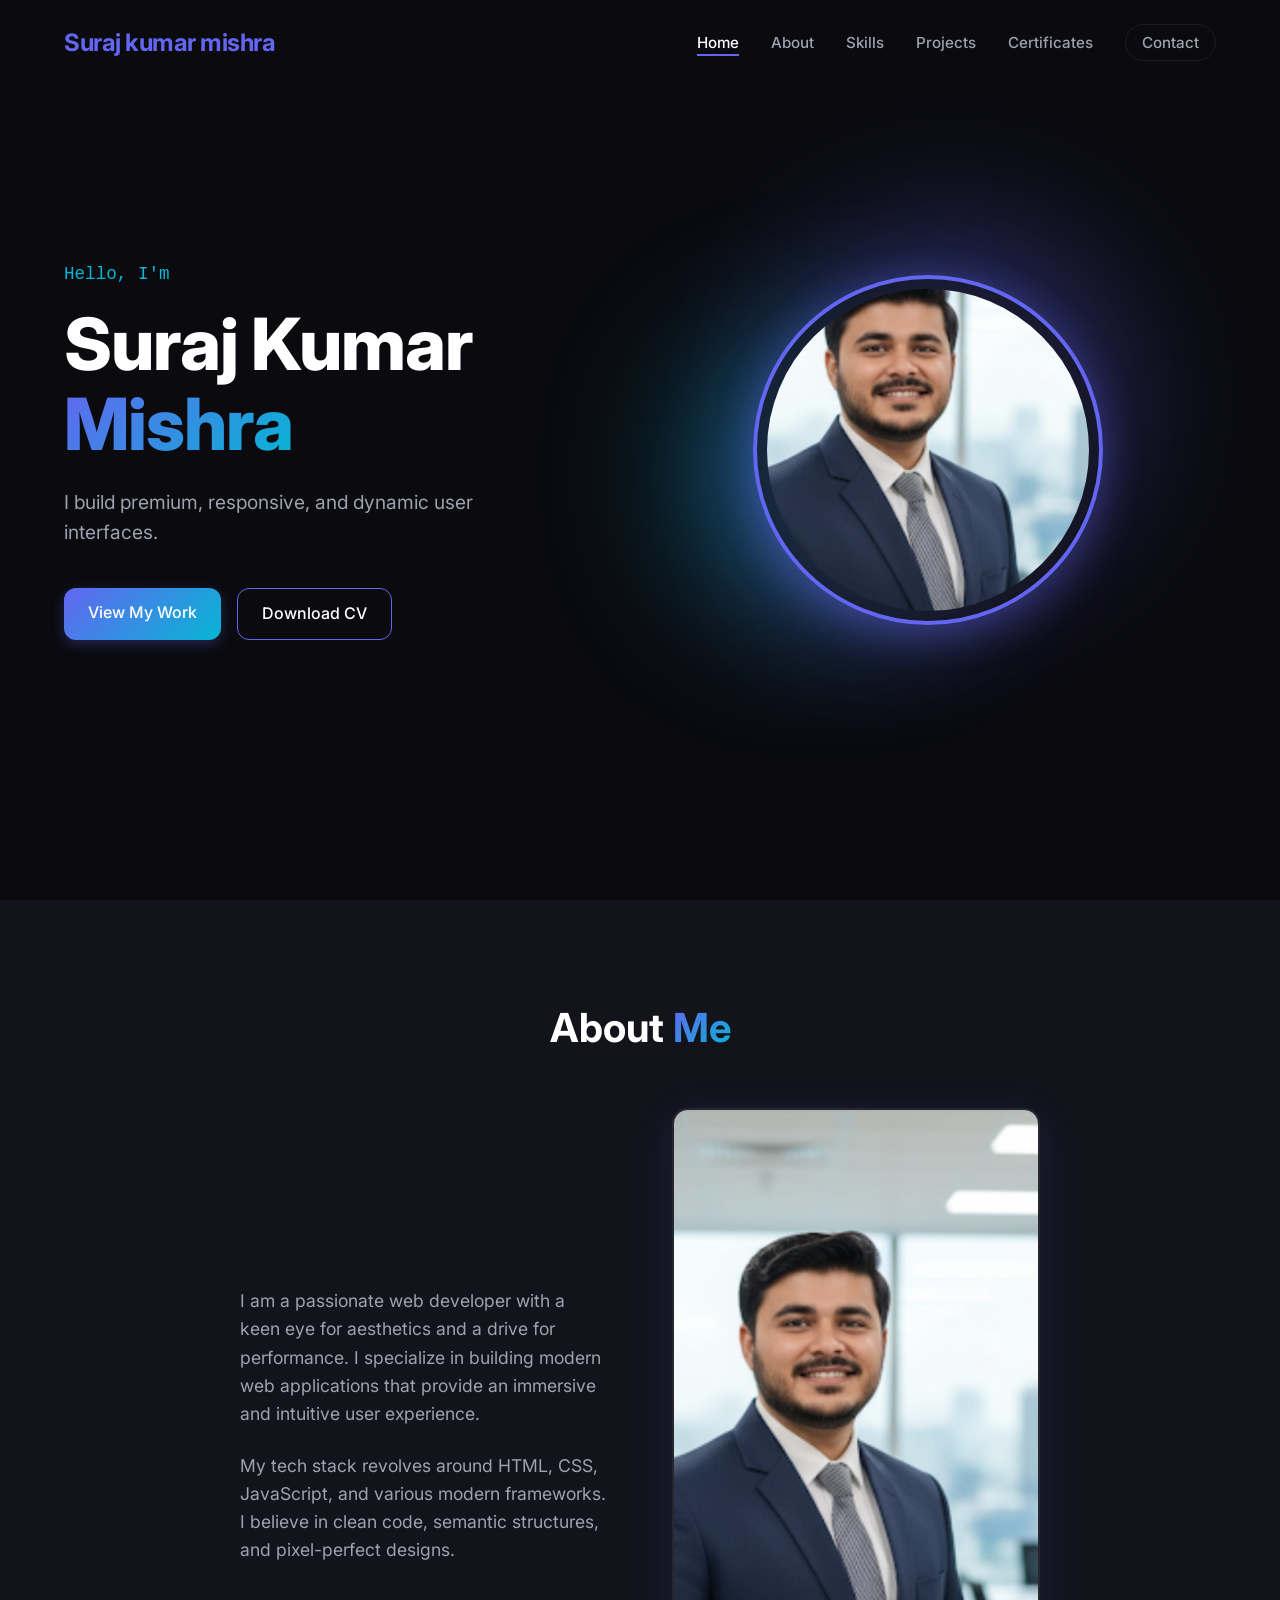
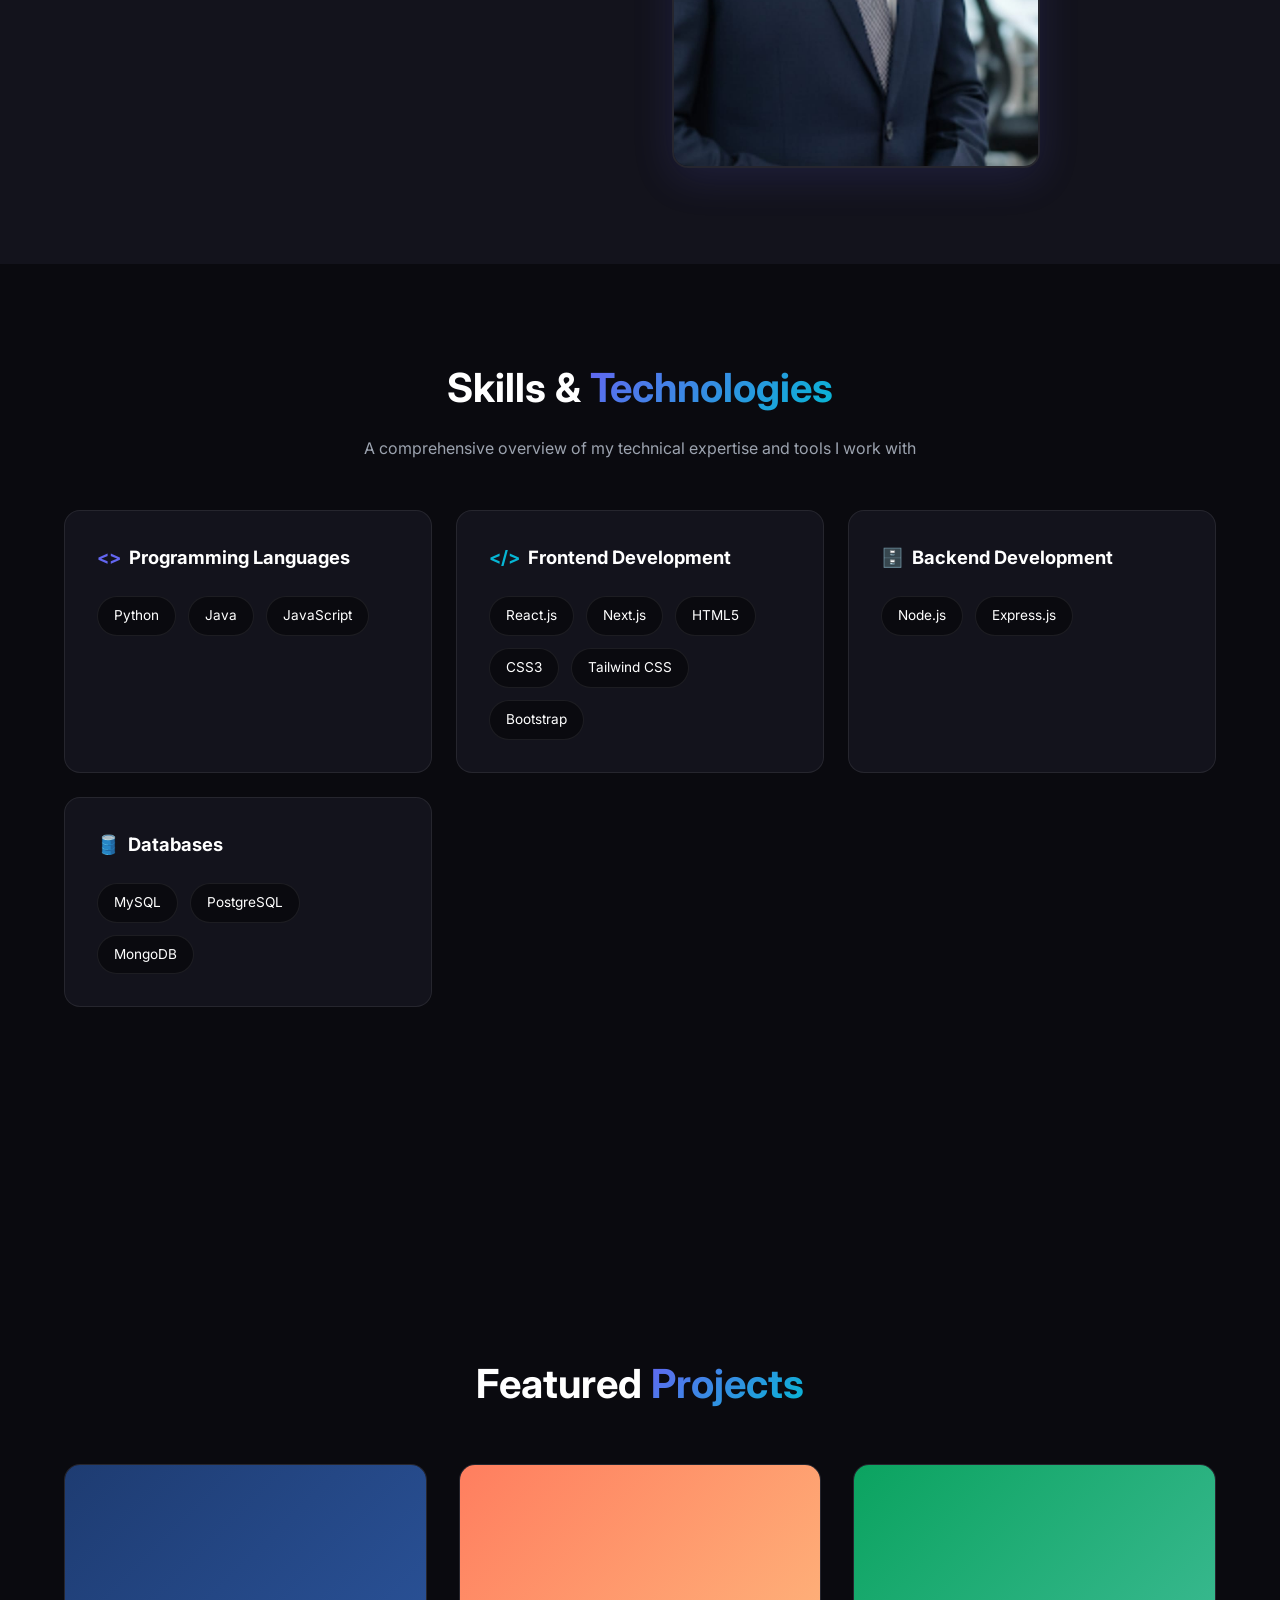
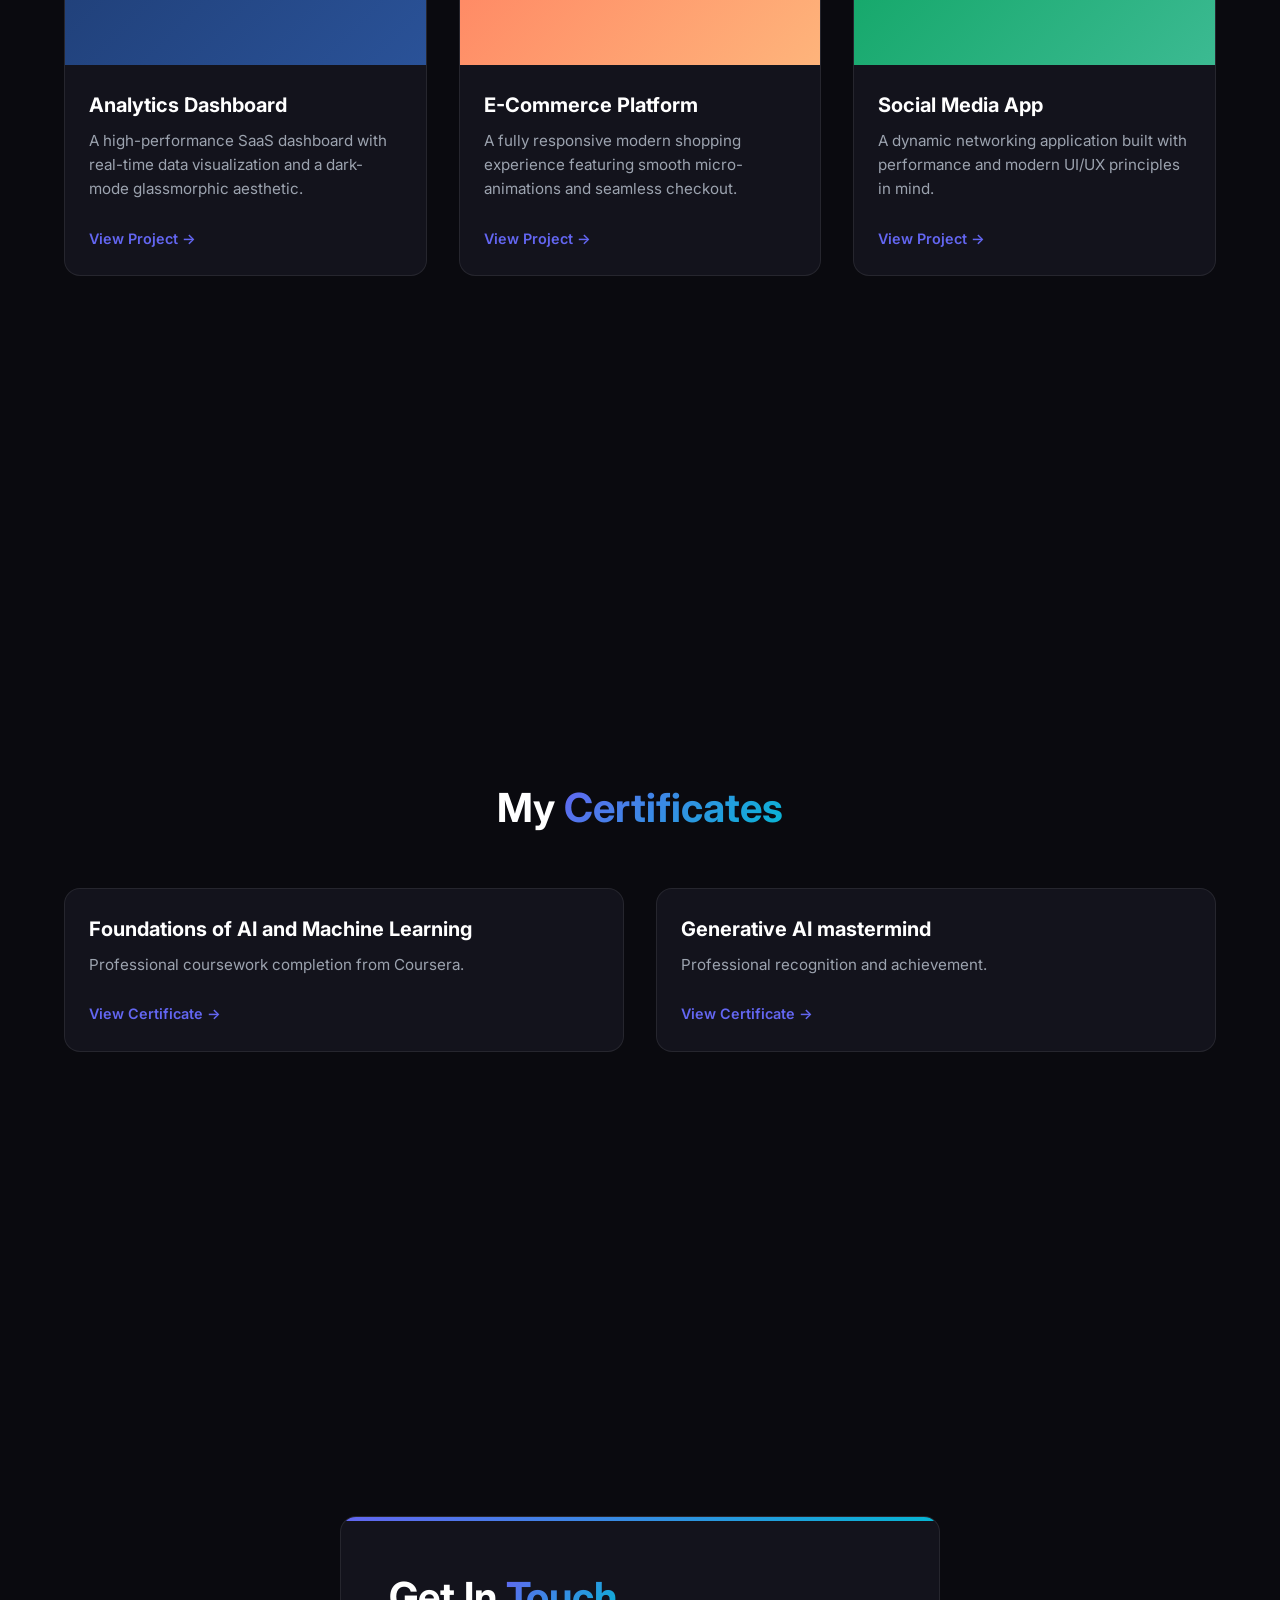
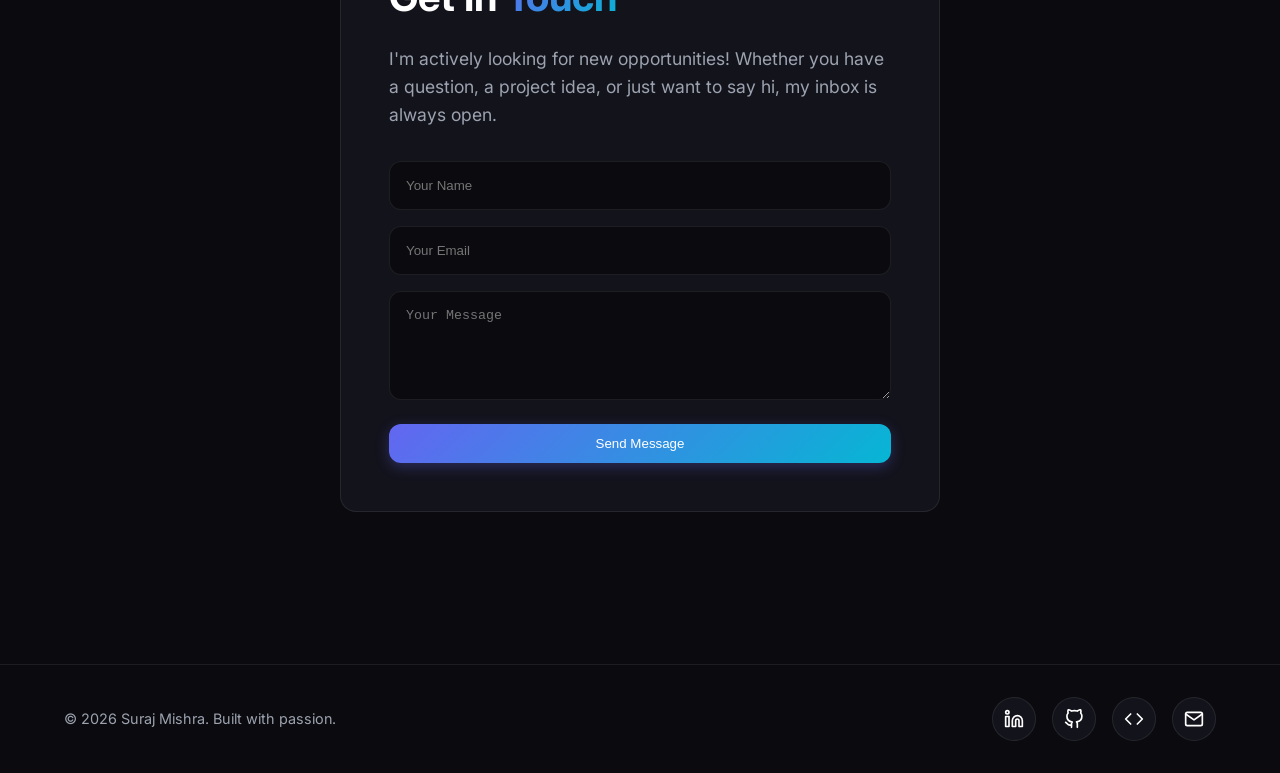
<file: Task1-Portfolio/index.html>
<!DOCTYPE html>
<html lang="en">
<head>
    <meta charset="UTF-8">
    <meta name="viewport" content="width=device-width, initial-scale=1.0">
    <meta name="description" content="Personal Portfolio - Showcasing modern web design and development skills.">
    <title>Suraj Kumar Mishra | Web Developer</title>
    
  
    <link rel="preconnect" href="https://fonts.googleapis.com">
    <link rel="preconnect" href="https://fonts.gstatic.com" crossorigin>
    <link href="https://fonts.googleapis.com/css2?family=Inter:wght@300;400;500;600;700;800&display=swap" rel="stylesheet">
    
    <link rel="stylesheet" href="styles.css">
</head>
<body>
    <header class="header">
        <nav class="navbar" aria-label="Main Navigation">
            <a href="#home" class="logo"><span>Suraj kumar mishra</span></a>
            <ul class="nav-links">
                <li><a href="#home" class="nav-link active">Home</a></li>
                <li><a href="#about" class="nav-link">About</a></li>
                <li><a href="#skills" class="nav-link">Skills</a></li>
                <li><a href="#projects" class="nav-link">Projects</a></li>
                <li><a href="#certificates" class="nav-link">Certificates</a></li>
                <li><a href="#contact" class="nav-link btn-contact">Contact</a></li>
            </ul>
            <div class="hamburger">
                <span class="bar"></span>
                <span class="bar"></span>
                <span class="bar"></span>
            </div>
        </nav>
    </header>
    <main>
        <section id="home" class="hero section">
            <div class="hero-content fade-in">
                <p class="greeting">Hello, I'm</p>
                <h1 class="title">Suraj Kumar <br><span class="gradient-text">Mishra</span></h1>
                <p class="subtitle">I build premium, responsive, and dynamic user interfaces.</p>
                <div class="cta-group">
                    <a href="#projects" class="btn btn-primary">View My Work</a>
                    <a href="suraj%20cv%20(2).pdf" target="_blank" class="btn btn-secondary">Download CV</a>
                </div>
            </div>
            <div class="hero-graphic fade-in delay">
                <div class="profile-pic-container">
                    <img src="suraj%20pic.jpeg" alt="Suraj Mishra" class="profile-pic">
                </div>
                <div class="abstract-shape shape-1"></div>
                <div class="abstract-shape shape-2"></div>
                <div class="abstract-shape shape-3"></div>
            </div>
        </section>
        <section id="about" class="about section">
            <div class="container">
                <h2 class="section-title">About <span class="gradient-text">Me</span></h2>
                <div class="about-grid" style="display: grid; grid-template-columns: 1fr 1fr; gap: 4rem; align-items: center;">
                    <div class="about-text fade-in">
                        <p>I am a passionate web developer with a keen eye for aesthetics and a drive for performance. I specialize in building modern web applications that provide an immersive and intuitive user experience.</p>
                        <p>My tech stack revolves around HTML, CSS, JavaScript, and various modern frameworks. I believe in clean code, semantic structures, and pixel-perfect designs.</p>
                    </div>
                    <div class="about-image fade-in delay" style="display: flex; justify-content: center;">
                         <img src="suraj%20pic.jpeg" alt="Suraj Mishra" style="border-radius: var(--radius-lg); max-width: 100%; box-shadow: 0 10px 40px rgba(99, 102, 241, 0.15); border: 2px solid var(--glass-border);">
                    </div>
                </div>
            </div>
        </section>
        <section id="skills" class="skills-section section" style="padding-top: 2rem;">
            <div class="container">
                <h2 class="section-title">Skills & <span class="gradient-text">Technologies</span></h2>
                <p style="text-align: center; color: var(--text-secondary); margin-top: -2rem; margin-bottom: 3rem;">A comprehensive overview of my technical expertise and tools I work with</p>
                <div class="skills-grid">
                    <div class="skills-card fade-in">
                        <h3><span style="color:#6366f1;">&lt;&gt;</span> Programming Languages</h3>
                        <div class="skills-wrapper">
                            <span class="skill-tag">Python</span>
                            <span class="skill-tag">Java</span>
                            <span class="skill-tag">JavaScript</span>
                        </div>
                    </div>
                    <div class="skills-card fade-in delay">
                        <h3><span style="color:#06b6d4;">&lt;/&gt;</span> Frontend Development</h3>
                        <div class="skills-wrapper">
                            <span class="skill-tag">React.js</span>
                            <span class="skill-tag">Next.js</span>
                            <span class="skill-tag">HTML5</span>
                            <span class="skill-tag">CSS3</span>
                            <span class="skill-tag">Tailwind CSS</span>
                            <span class="skill-tag">Bootstrap</span>
                        </div>
                    </div>
                    <div class="skills-card fade-in delay-2">
                        <h3><span style="color:#a855f7;">🗄️</span> Backend Development</h3>
                        <div class="skills-wrapper">
                            <span class="skill-tag">Node.js</span>
                            <span class="skill-tag">Express.js</span>
                        </div>
                    </div>
                    <div class="skills-card fade-in">
                        <h3><span style="color:#f59e0b;">🛢️</span> Databases</h3>
                        <div class="skills-wrapper">
                            <span class="skill-tag">MySQL</span>
                            <span class="skill-tag">PostgreSQL</span>
                            <span class="skill-tag">MongoDB</span>  
                        </div>
                    </div> 
                </div>
            </div>
        </section>
        <section id="projects" class="projects section">
            <div class="container">
                <h2 class="section-title">Featured <span class="gradient-text">Projects</span></h2>
                <div class="project-grid">
                    <!-- Project 1 -->
                    <div class="project-card fade-in">
                        <div class="project-img-placeholder" style="background: linear-gradient(135deg, #1e3c72 0%, #2a5298 100%);"></div>
                        <div class="project-info">
                            <h3>Analytics Dashboard</h3>
                            <p>A high-performance SaaS dashboard with real-time data visualization and a dark-mode glassmorphic aesthetic.</p>
                            <a href="#" class="project-link">View Project &rarr;</a>
                        </div>
                    </div>
                    <div class="project-card fade-in delay">
                        <div class="project-img-placeholder" style="background: linear-gradient(135deg, #ff7e5f 0%, #feb47b 100%);"></div>
                        <div class="project-info">
                            <h3>E-Commerce Platform</h3>
                            <p>A fully responsive modern shopping experience featuring smooth micro-animations and seamless checkout.</p>
                            <a href="#" class="project-link">View Project &rarr;</a>
                        </div>
                    </div>
                    <div class="project-card fade-in delay-2">
                        <div class="project-img-placeholder" style="background: linear-gradient(135deg, #0ba360 0%, #3cba92 100%);"></div>
                        <div class="project-info">
                            <h3>Social Media App</h3>
                            <p>A dynamic networking application built with performance and modern UI/UX principles in mind.</p>
                            <a href="#" class="project-link">View Project &rarr;</a>
                        </div>
                    </div>
                </div>
            </div>
        </section>
        <section id="certificates" class="certificates section">
            <div class="container">
                <h2 class="section-title">My <span class="gradient-text">Certificates</span></h2>
                <div class="project-grid">
                    <div class="project-card fade-in">
                        <div class="project-info">
                            <h3>Foundations of AI and Machine Learning</h3>
                            <p>Professional coursework completion from Coursera.</p>
                            <a href="Coursera.pdf" target="_blank" class="project-link">View Certificate &rarr;</a>
                        </div>
                    </div>
                    <div class="project-card fade-in delay">
                        <div class="project-info">
                            <h3>Generative AI mastermind</h3>
                            <p>Professional recognition and achievement.</p>
                            <a href="Suraj_Kumar_Mishra_Certificate%20(1).pdf" target="_blank" class="project-link">View Certificate &rarr;</a>
                        </div>
                    </div>
                </div>
            </div>
        </section>
        <section id="contact" class="contact section">
            <div class="container">
                <div class="contact-card fade-in text-left" style="max-width: 600px; padding: 3rem; text-align: left;">
                    <h2 class="section-title" style="text-align: left; margin-bottom: 1rem;">Get In <span class="gradient-text">Touch</span></h2>
                    <p style="margin-bottom: 2rem; color: var(--text-secondary);">I'm actively looking for new opportunities! Whether you have a question, a project idea, or just want to say hi, my inbox is always open.</p>
                    <form class="contact-form" onsubmit="event.preventDefault();" style="display: flex; flex-direction: column; gap: 1rem;">
                        <input type="text" placeholder="Your Name" class="form-input" style="padding: 1rem; border-radius: var(--radius-md); border: 1px solid var(--glass-border); background: var(--bg-main); color: var(--text-primary); outline: none;" required>
                        <input type="email" placeholder="Your Email" class="form-input" style="padding: 1rem; border-radius: var(--radius-md); border: 1px solid var(--glass-border); background: var(--bg-main); color: var(--text-primary); outline: none;" required>
                        <textarea rows="5" placeholder="Your Message" class="form-input" style="padding: 1rem; border-radius: var(--radius-md); border: 1px solid var(--glass-border); background: var(--bg-main); color: var(--text-primary); outline: none; resize: vertical;" required></textarea>
                        <button type="submit" class="btn btn-primary" style="width: 100%; margin-top: 0.5rem;">Send Message</button>
                    </form>
                </div>
            </div>
        </section>
    </main>
    <footer class="footer">
        <div class="container">
            <p>&copy; 2026 Suraj Mishra. Built with passion.</p>
            <div class="social-links">
                <a href="https://www.linkedin.com/in/suraj-kumar-mishra-30112527b" target="_blank" aria-label="LinkedIn">
                    <svg width="20" height="20" viewBox="0 0 24 24" fill="none" stroke="currentColor" stroke-width="2" stroke-linecap="round" stroke-linejoin="round"><path d="M16 8a6 6 0 0 1 6 6v7h-4v-7a2 2 0 0 0-2-2 2 2 0 0 0-2 2v7h-4v-7a6 6 0 0 1 6-6z"></path><rect x="2" y="9" width="4" height="12"></rect><circle cx="4" cy="4" r="2"></circle></svg>
                </a>
                <a href="https://github.com/Suraj-62" target="_blank" aria-label="GitHub">
                    <svg width="20" height="20" viewBox="0 0 24 24" fill="none" stroke="currentColor" stroke-width="2" stroke-linecap="round" stroke-linejoin="round"><path d="M9 19c-5 1.5-5-2.5-7-3m14 6v-3.87a3.37 3.37 0 0 0-.94-2.61c3.14-.35 6.44-1.54 6.44-7A5.44 5.44 0 0 0 20 4.77 5.07 5.07 0 0 0 19.91 1S18.73.65 16 2.48a13.38 13.38 0 0 0-7 0C6.27.65 5.09 1 5.09 1A5.07 5.07 0 0 0 5 4.77a5.44 5.44 0 0 0-1.5 3.78c0 5.42 3.3 6.61 6.44 7A3.37 3.37 0 0 0 9 18.13V22"></path></svg>
                </a>
                <a href="https://leetcode.com/u/mishra96/" target="_blank" aria-label="LeetCode">
                    <svg width="20" height="20" viewBox="0 0 24 24" fill="none" stroke="currentColor" stroke-width="2" stroke-linecap="round" stroke-linejoin="round"><polyline points="16 18 22 12 16 6"></polyline><polyline points="8 6 2 12 8 18"></polyline></svg>
                </a>
                <a href="mailto:mishrasuraj6299@gmail.com" aria-label="Email">
                    <svg width="20" height="20" viewBox="0 0 24 24" fill="none" stroke="currentColor" stroke-width="2" stroke-linecap="round" stroke-linejoin="round"><path d="M4 4h16c1.1 0 2 .9 2 2v12c0 1.1-.9 2-2 2H4c-1.1 0-2-.9-2-2V6c0-1.1.9-2 2-2z"></path><polyline points="22,6 12,13 2,6"></polyline></svg>
                </a>
            </div>
        </div>
    </footer>
    <script src="script.js"></script>
</body>
</html>
</file>
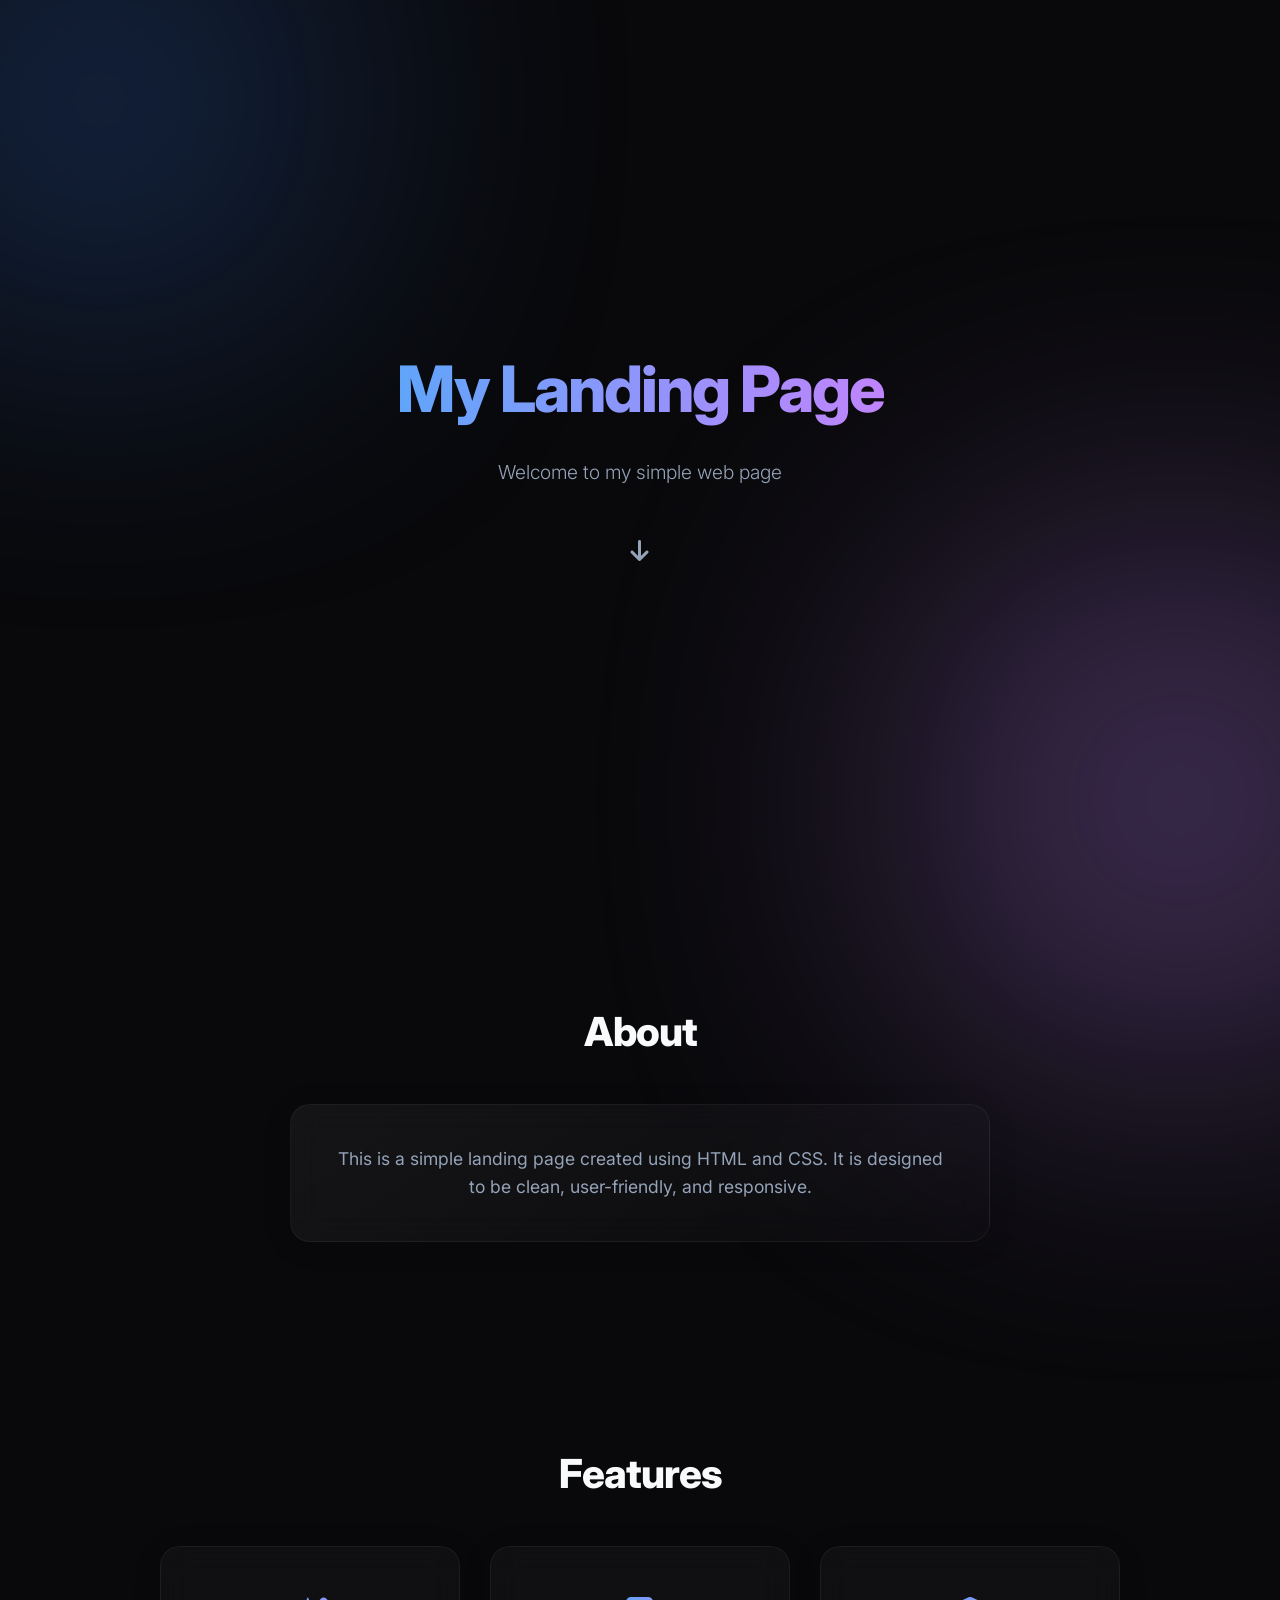
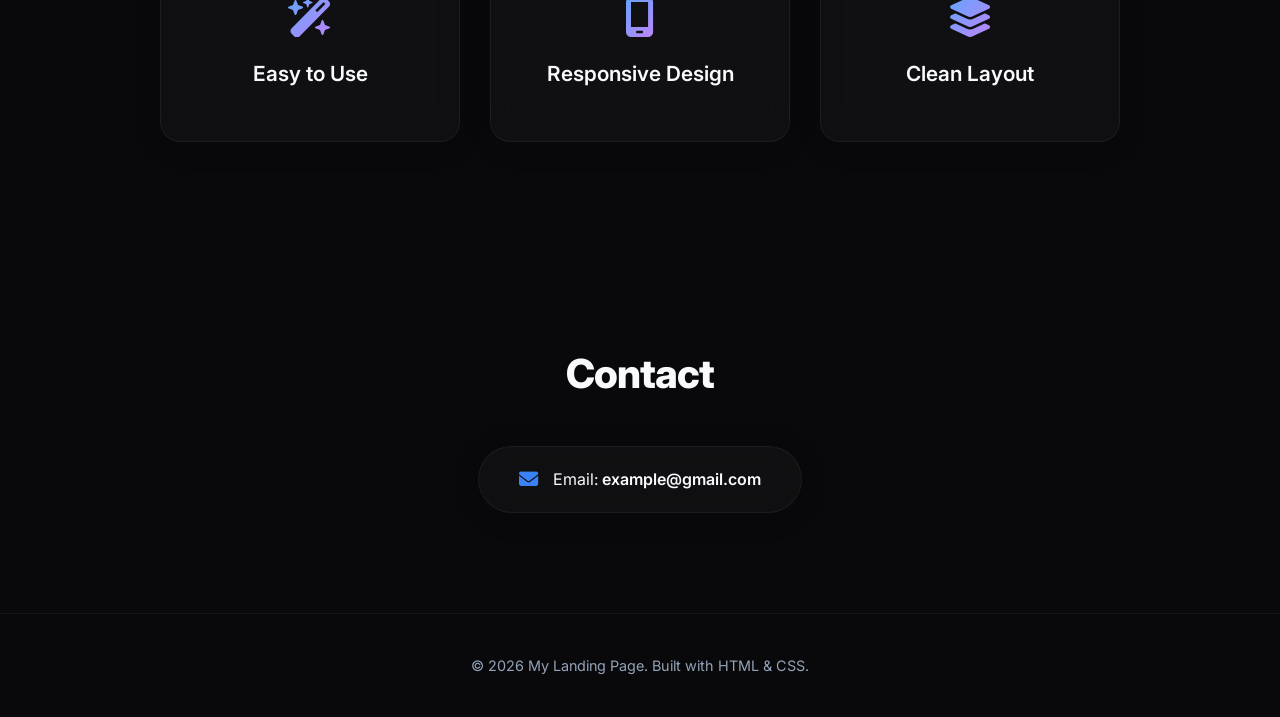
<file: Task2-LandingPage/index.html>
<!DOCTYPE html>
<html lang="en">
<head>
    <meta charset="UTF-8">
    <meta name="viewport" content="width=device-width, initial-scale=1.0">
    <title>Landing Page</title>
    <link href="https://fonts.googleapis.com/css2?family=Inter:wght@300;400;600;800&display=swap" rel="stylesheet">
    <link rel="stylesheet" href="https://cdnjs.cloudflare.com/ajax/libs/font-awesome/6.4.0/css/all.min.css">
    <link rel="stylesheet" href="style.css">
</head>
<body>
<div class="bg-blur blur-1"></div>
<div class="bg-blur blur-2"></div>
<header class="hero">
    <h1 class="gradient-text">My Landing Page</h1>
    <p>Welcome to my simple web page</p>
    <i class="fa-solid fa-arrow-down bounce-icon"></i>
</header>
<section class="about reveal">
    <h2>About</h2>
    <div class="card glass">
        <p>
            This is a simple landing page created using HTML and CSS. 
            It is designed to be clean, user-friendly, and responsive.
        </p>
    </div>
</section>
<section class="features reveal">
    <h2>Features</h2>
    <div class="box-container">
        <div class="box glass">
            <i class="fa-solid fa-wand-magic-sparkles"></i>
            <h3>Easy to Use</h3>
        </div>
        <div class="box glass">
            <i class="fa-solid fa-mobile-screen"></i>
            <h3>Responsive Design</h3>
        </div>
        <div class="box glass">
            <i class="fa-solid fa-layer-group"></i>
            <h3>Clean Layout</h3>
        </div>
    </div>
</section>
<section class="contact reveal">
    <h2>Contact</h2>
    <div class="contact-card glass">
        <i class="fa-solid fa-envelope"></i>
        <p>Email: <a href="mailto:example@gmail.com">example@gmail.com</a></p>
    </div>
</section>
<footer>
    <p>© 2026 My Landing Page. Built with HTML & CSS.</p>
</footer>
<script>
    const reveals = document.querySelectorAll(".reveal");
    function revealOnScroll() {
        for (let i = 0; i < reveals.length; i++) {
            let windowHeight = window.innerHeight;
            let elementTop = reveals[i].getBoundingClientRect().top;
            let elementVisible = 100;
            if (elementTop < windowHeight - elementVisible) {
                reveals[i].classList.add("active");
            }
        }
    }
    window.addEventListener("scroll", revealOnScroll);
    revealOnScroll(); // Trigger once on load
</script>

</body>
</html>
</file>
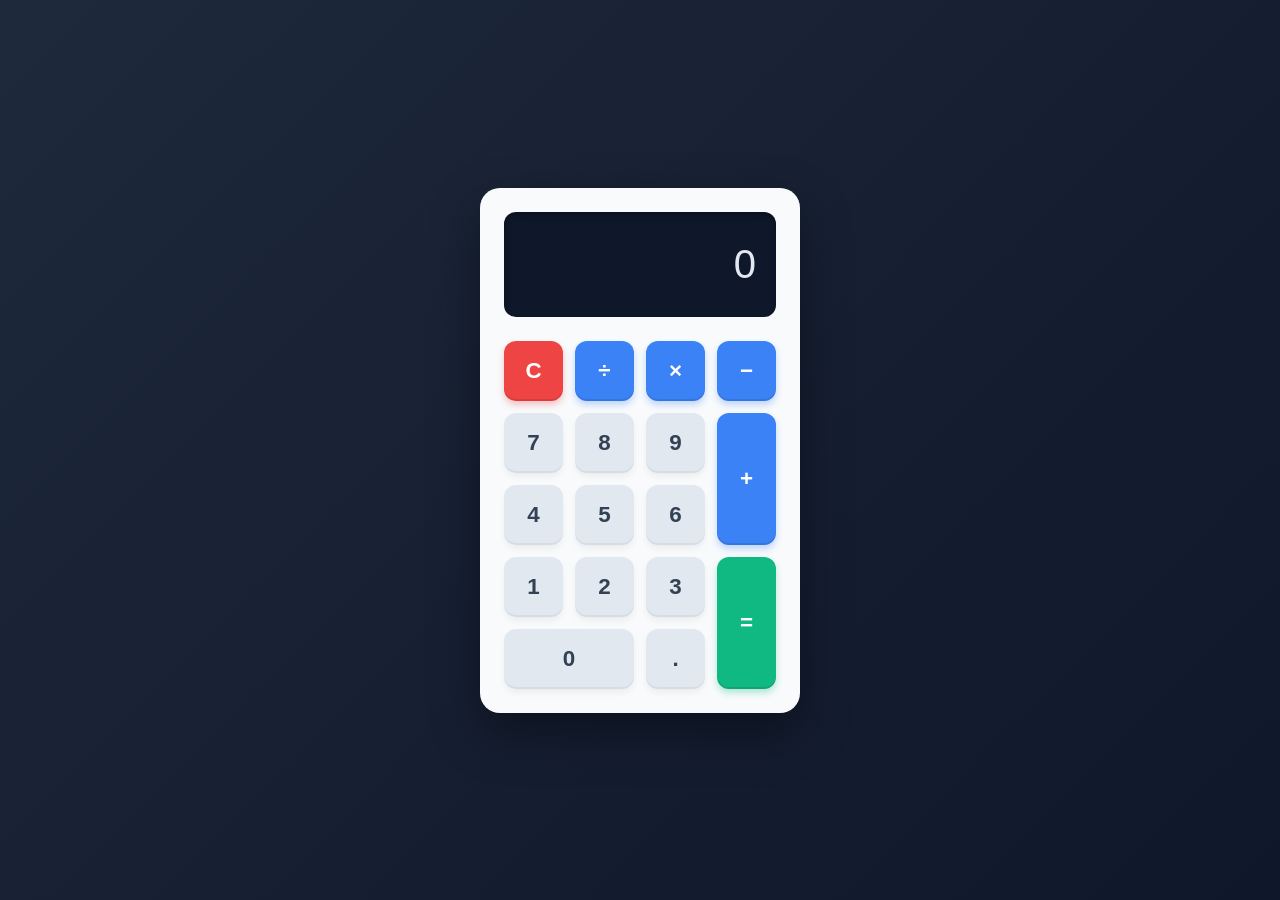
<file: Task3-Calculator/index.html>
<!DOCTYPE html>
<html lang="en">
<head>
    <meta charset="UTF-8">
    <meta name="viewport" content="width=device-width, initial-scale=1.0">
    <title>Calculator</title>
    <link rel="stylesheet" href="style.css">
</head>
<body>
    <div class="calculator">
        <div class="display" id="display">0</div>
        <div class="buttons">
            <button class="btn clear" onclick="clearDisplay()">C</button>
            <button class="btn operator" onclick="appendOperator('/')">&divide;</button>
            <button class="btn operator" onclick="appendOperator('*')">&times;</button>
            <button class="btn operator" onclick="appendOperator('-')">&minus;</button>
            
            <button class="btn" onclick="appendNumber('7')">7</button>
            <button class="btn" onclick="appendNumber('8')">8</button>
            <button class="btn" onclick="appendNumber('9')">9</button>
            <button class="btn operator grid-plus" onclick="appendOperator('+')">+</button>
            
            <button class="btn" onclick="appendNumber('4')">4</button>
            <button class="btn" onclick="appendNumber('5')">5</button>
            <button class="btn" onclick="appendNumber('6')">6</button>
            
            <button class="btn" onclick="appendNumber('1')">1</button>
            <button class="btn" onclick="appendNumber('2')">2</button>
            <button class="btn" onclick="appendNumber('3')">3</button>
            <button class="btn equals grid-equal" onclick="calculate()">=</button>
            
            <button class="btn grid-zero" onclick="appendNumber('0')">0</button>
            <button class="btn" onclick="appendNumber('.')">.</button>
        </div>
    </div>
    <script src="script.js"></script>
</body>
</html>
</file>
<file: Task1-Portfolio/styles.css>
:root {
    /* Colors */
    --bg-main: #0a0a0f;
    --bg-secondary: #13131c;
    --text-primary: #ffffff;
    --text-secondary: #9ca3af;
    --primary: #6366f1;
    --primary-hover: #4f46e5;
    --accent: #06b6d4;
    --gradient-text: linear-gradient(135deg, #6366f1 0%, #06b6d4 100%);
    --gradient-bg: linear-gradient(135deg, rgba(99, 102, 241, 0.1) 0%, rgba(6, 182, 212, 0.1) 100%);
    --font-main: 'Inter', sans-serif;
    --transition: all 0.3s cubic-bezier(0.4, 0, 0.2, 1);
    --radius-md: 0.75rem;
    --radius-lg: 1rem;
    --radius-full: 9999px;
    --glass-bg: rgba(19, 19, 28, 0.6);
    --glass-border: rgba(255, 255, 255, 0.08);
    --glass-blur: blur(12px);
}
*, *::before, *::after {
    box-sizing: border-box;
    margin: 0;
    padding: 0;
}
html {
    scroll-behavior: smooth;
    font-size: 16px;
}
body {
    font-family: var(--font-main);
    background-color: var(--bg-main);
    color: var(--text-primary);
    line-height: 1.6;
    overflow-x: hidden;
}
a {
    text-decoration: none;
    color: inherit;
    transition: var(--transition);
}
ul {
    list-style: none;
}
img {
    max-width: 100%;
    display: block;
}
.container {
    width: 90%;
    max-width: 1200px;
    margin: 0 auto;
}
.section {
    padding: 6rem 0;
    min-height: 100vh;
    display: flex;
    flex-direction: column;
    justify-content: center;
}
.section-title {
    font-size: 2.5rem;
    font-weight: 700;
    margin-bottom: 3rem;
    text-align: center;
}
.gradient-text {
    background: var(--gradient-text);
    -webkit-background-clip: text;
    -webkit-text-fill-color: transparent;
    background-clip: text;
}
.btn {
    display: inline-block;
    padding: 0.75rem 1.5rem;
    border-radius: var(--radius-md);
    font-weight: 500;
    cursor: pointer;
    border: none;
}
.btn-primary {
    background: var(--gradient-text);
    color: #fff;
    box-shadow: 0 4px 14px rgba(99, 102, 241, 0.3);
}
.btn-primary:hover {
    transform: translateY(-2px);
    box-shadow: 0 6px 20px rgba(99, 102, 241, 0.4);
}
.btn-secondary {
    background: transparent;
    border: 1px solid var(--primary);
    color: var(--text-primary);
}
.btn-secondary:hover {
    background: rgba(99, 102, 241, 0.1);
}
.header {
    position: fixed;
    top: 0;
    width: 100%;
    z-index: 1000;
    transition: var(--transition);
    background: transparent;
}
.header.scrolled {
    background: var(--glass-bg);
    backdrop-filter: var(--glass-blur);
    -webkit-backdrop-filter: var(--glass-blur);
    border-bottom: 1px solid var(--glass-border);
}
.navbar {
    display: flex;
    justify-content: space-between;
    align-items: center;
    padding: 1.5rem 5%;
    max-width: 1400px;
    margin: 0 auto;
}
.logo {
    font-size: 1.5rem;
    font-weight: 700;
    letter-spacing: -0.5px;
}
.logo span {
    color: var(--primary);
}
.nav-links {
    display: flex;
    gap: 2rem;
    align-items: center;
}
.nav-link {
    font-size: 0.95rem;
    color: var(--text-secondary);
    font-weight: 500;
    position: relative;
}
.nav-link:hover, .nav-link.active {
    color: var(--text-primary);
}
.nav-link::after {
    content: '';
    position: absolute;
    bottom: -4px;
    left: 0;
    width: 0;
    height: 2px;
    background: var(--primary);
    transition: var(--transition);
}
.nav-link:hover::after, .nav-link.active::after {
    width: 100%;
}
.btn-contact {
    border: 1px solid var(--glass-border);
    padding: 0.5rem 1rem;
    border-radius: var(--radius-full);
}
.btn-contact::after {
    display: none;
}
.btn-contact:hover {
    border-color: var(--primary);
    background: rgba(99, 102, 241, 0.1);
}
.hamburger {
    display: none;
    cursor: pointer;
}
.bar {
    display: block;
    width: 25px;
    height: 3px;
    margin: 5px auto;
    transition: var(--transition);
    background-color: var(--text-primary);
}
.hero {
    position: relative;
    flex-direction: row;
    align-items: center;
    padding: 0 5%;
    overflow: hidden;
}
.hero-content {
    flex: 1;
    z-index: 2;
}
.greeting {
    color: var(--accent);
    font-family: monospace;
    font-size: 1.1rem;
    margin-bottom: 1rem;
}
.title {
    font-size: 4.5rem;
    font-weight: 800;
    line-height: 1.1;
    margin-bottom: 1.5rem;
    letter-spacing: -1px;
}
.subtitle {
    font-size: 1.2rem;
    color: var(--text-secondary);
    max-width: 500px;
    margin-bottom: 2.5rem;
}
.cta-group {
    display: flex;
    gap: 1rem;
}
.hero-graphic {
    flex: 1;
    position: relative;
    height: 500px;
    display: flex;
    justify-content: center;
    align-items: center;
}
.profile-pic-container {
    width: 350px;
    height: 350px;
    border-radius: 50%;
    border: 4px solid var(--primary);
    padding: 10px;
    background: var(--glass-bg);
    backdrop-filter: var(--glass-blur);
    -webkit-backdrop-filter: var(--glass-blur);
    z-index: 5;
    position: relative;
    box-shadow: 0 10px 40px rgba(99, 102, 241, 0.4);
}
.profile-pic {
    width: 100%;
    height: 100%;
    object-fit: cover;
    border-radius: 50%;
}
.abstract-shape {
    position: absolute;
    border-radius: 50%;
    filter: blur(80px);
    opacity: 0.5;
    animation: float 10s infinite ease-in-out alternate;
}
.shape-1 {
    width: 300px;
    height: 300px;
    background: var(--primary);
    top: 10%;
    right: 20%;
}
.shape-2 {
    width: 250px;
    height: 250px;
    background: var(--accent);
    bottom: 20%;
    left: 10%;
    animation-delay: -5s;
}
.shape-3 {
    width: 200px;
    height: 200px;
    background: #8b5cf6;
    top: 40%;
    right: 40%;
    animation-delay: -2s;
}
@keyframes float {
    0% { transform: translate(0, 0) scale(1); }
    100% { transform: translate(30px, 50px) scale(1.1); }
}
.about {
    background-color: var(--bg-secondary);
}
.about-grid {
    display: flex;
    justify-content: center;
    max-width: 800px;
    margin: 0 auto;
}
.about-text p {
    color: var(--text-secondary);
    margin-bottom: 1.5rem;
    font-size: 1.1rem;
}
.skills-grid {
    display: grid;
    grid-template-columns: repeat(auto-fit, minmax(320px, 1fr));
    gap: 1.5rem;
}
.skills-card {
    background: var(--bg-secondary);
    border: 1px solid var(--glass-border);
    border-radius: var(--radius-lg);
    padding: 2rem;
    transition: var(--transition);
}
.skills-card:hover {
    border-color: var(--primary);
    transform: translateY(-5px);
    box-shadow: 0 10px 30px rgba(0, 0, 0, 0.4);
}
.skills-card h3 {
    font-size: 1.15rem;
    margin-bottom: 1.5rem;
    display: flex;
    align-items: center;
    gap: 0.5rem;
}
.skills-wrapper {
    display: flex;
    flex-wrap: wrap;
    gap: 0.75rem;
}
.skill-tag {
    background: var(--bg-main);
    border: 1px solid var(--glass-border);
    padding: 0.5rem 1rem;
    border-radius: var(--radius-full);
    font-size: 0.85rem;
    color: var(--text-primary);
    transition: var(--transition);
}
.skill-tag:hover {
    border-color: var(--primary);
    background: rgba(99, 102, 241, 0.1);
}
.project-grid {
    display: grid;
    grid-template-columns: repeat(auto-fit, minmax(320px, 1fr));
    gap: 2rem;
}
.project-card {
    background: var(--bg-secondary);
    border-radius: var(--radius-lg);
    overflow: hidden;
    border: 1px solid var(--glass-border);
    transition: var(--transition);
}
.project-card:hover {
    transform: translateY(-10px);
    border-color: var(--primary);
    box-shadow: 0 10px 30px rgba(0, 0, 0, 0.5);
}
.project-img-placeholder {
    height: 200px;
    width: 100%;
}
.project-info {
    padding: 1.5rem;
}
.project-info h3 {
    font-size: 1.25rem;
    margin-bottom: 0.5rem;
}
.project-info p {
    color: var(--text-secondary);
    font-size: 0.95rem;
    margin-bottom: 1.5rem;
}
.project-link {
    color: var(--primary);
    font-weight: 600;
    font-size: 0.9rem;
}
.project-link:hover {
    color: var(--accent);
}
.contact-card {
    background: var(--bg-secondary);
    border: 1px solid var(--glass-border);
    border-radius: var(--radius-lg);
    padding: 4rem 2rem;
    text-align: center;
    max-width: 700px;
    margin: 0 auto;
    position: relative;
    overflow: hidden;
}
.contact-card::before {
    content: '';
    position: absolute;
    top: 0; left: 0; right: 0;
    height: 4px;
    background: var(--gradient-text);
}
.contact-card p {
    color: var(--text-secondary);
    margin-bottom: 2rem;
    font-size: 1.1rem;
}
.footer {
    padding: 2rem 0;
    border-top: 1px solid var(--glass-border);
    background: var(--bg-main);
}
.footer .container {
    display: flex;
    justify-content: space-between;
    align-items: center;
}
.footer p {
    color: var(--text-secondary);
    font-size: 0.9rem;
}
.social-links {
    display: flex;
    gap: 1rem;
}
.social-links a {
    display: flex;
    align-items: center;
    justify-content: center;
    width: 44px;
    height: 44px;
    background-color: var(--bg-secondary);
    border: 1px solid var(--glass-border);
    border-radius: 50%;
    color: var(--text-primary);
    transition: var(--transition);
}
.social-links a:hover {
    background-color: var(--primary);
    transform: translateY(-3px);
    box-shadow: 0 5px 15px rgba(99, 102, 241, 0.3);
    border-color: var(--primary);
}
.fade-in {
    opacity: 0;
    transform: translateY(20px);
    transition: opacity 0.8s ease-out, transform 0.8s ease-out;
}
.fade-in.appear {
    opacity: 1;
    transform: translateY(0);
}
.delay { transition-delay: 0.2s; }
.delay-2 { transition-delay: 0.4s; }
@media (max-width: 768px) {
    .hamburger { display: block; }
    
    .nav-links {
        position: fixed;
        left: -100%;
        top: 70px;
        flex-direction: column;
        background: var(--bg-secondary);
        width: 100%;
        text-align: center;
        transition: 0.3s;
        box-shadow: 0 10px 27px rgba(0, 0, 0, 0.5);
        padding: 2rem 0;
    }
    .about-grid {
        grid-template-columns: 1fr !important;
        gap: 2rem !important;
    }
    .nav-links.active { left: 0; } 
    .nav-item { margin: 1.5rem 0; }
    .title { font-size: 3rem; }  
    .hero {
        flex-direction: column;
        text-align: center;
        padding-top: 6rem;
    }  
    .hero-graphic { height: 300px; width: 100%; } 
    .cta-group { justify-content: center; }
    .footer .container {
        flex-direction: column;
        gap: 1rem;
        text-align: center;
    }
}
</file>
<file: Task2-LandingPage/style.css>
:root {
    --bg-dark: #09090b;
    --text-main: #f8fafc;
    --text-muted: #94a3b8;
    --accent-primary: #3b82f6;
    --accent-secondary: #c084fc;
    --glass-bg: rgba(255, 255, 255, 0.03);
    --glass-border: rgba(255, 255, 255, 0.05);
}
* {
    margin: 0;
    padding: 0;
    box-sizing: border-box;
    font-family: 'Inter', sans-serif;
}
body {
    background-color: var(--bg-dark);
    color: var(--text-main);
    overflow-x: hidden;
    position: relative;
    line-height: 1.6;
}
.bg-blur {
    position: fixed;
    border-radius: 50%;
    filter: blur(150px);
    z-index: -1;
    opacity: 0.4;
}
.blur-1 {
    width: 400px;
    height: 400px;
    background: var(--accent-primary);
    top: -100px;
    left: -100px;
    animation: drift 10s infinite alternate;
}
.blur-2 {
    width: 500px;
    height: 500px;
    background: var(--accent-secondary);
    bottom: -150px;
    right: -150px;
    animation: drift 12s infinite alternate-reverse;
}
@keyframes drift {
    0% { transform: translateY(0px) translateX(0px); }
    100% { transform: translateY(50px) translateX(50px); }
}
section {
    padding: 100px 20px;
    max-width: 1000px;
    margin: 0 auto;
    text-align: center;
}
h2 {
    font-size: 2.5rem;
    margin-bottom: 40px;
    font-weight: 800;
    letter-spacing: -1px;
}
.glass {
    background: var(--glass-bg);
    backdrop-filter: blur(16px);
    -webkit-backdrop-filter: blur(16px);
    border: 1px solid var(--glass-border);
    border-radius: 20px;
    box-shadow: 0 4px 30px rgba(0, 0, 0, 0.1);
}
header.hero {
    height: 100vh;
    display: flex;
    flex-direction: column;
    justify-content: center;
    align-items: center;
    text-align: center;
    padding: 0 20px;
}
.gradient-text {
    font-size: 4rem;
    font-weight: 800;
    background: linear-gradient(to right, #60a5fa, #c084fc);
    -webkit-background-clip: text;
    background-clip: text;
    -webkit-text-fill-color: transparent;
    margin-bottom: 1rem;
    letter-spacing: -2px;
}
header p {
    font-size: 1.2rem;
    color: var(--text-muted);
    font-weight: 300;
    max-width: 500px;
}
.bounce-icon {
    font-size: 1.5rem;
    margin-top: 50px;
    color: var(--text-muted);
    animation: bounce 2s infinite;
}
@keyframes bounce {
    0%, 20%, 50%, 80%, 100% { transform: translateY(0); }
    40% { transform: translateY(-20px); }
    60% { transform: translateY(-10px); }
}
.card {
    max-width: 700px;
    margin: 0 auto;
    padding: 40px;
    background: linear-gradient(145deg, rgba(255,255,255,0.05) 0%, rgba(255,255,255,0.01) 100%);
    color: var(--text-muted);
    font-size: 1.1rem;
}
.box-container {
    display: grid;
    grid-template-columns: repeat(auto-fit, minmax(280px, 1fr));
    gap: 30px;
    margin-top: 20px;
}
.box {
    padding: 50px 30px;
    transition: transform 0.4s ease, border-color 0.4s ease, box-shadow 0.4s;
    text-align: center;
}
.box i {
    font-size: 2.5rem;
    margin-bottom: 20px;
    background: linear-gradient(135deg, #60a5fa, #c084fc);
    -webkit-background-clip: text;
    background-clip: text;
    -webkit-text-fill-color: transparent;
}
.box h3 {
    font-size: 1.3rem;
    font-weight: 600;
}
.box:hover {
    transform: translateY(-10px);
    border-color: rgba(192, 132, 252, 0.4);
    box-shadow: 0 10px 40px rgba(192, 132, 252, 0.1);
}
.contact-card {
    display: inline-flex;
    align-items: center;
    gap: 15px;
    padding: 20px 40px;
    border-radius: 50px;
}
.contact-card i {
    color: var(--accent-primary);
    font-size: 1.2rem;
}
.contact-card a {
    color: var(--text-main);
    text-decoration: none;
    font-weight: 600;
    transition: color 0.3s;
}
.contact-card a:hover {
    color: var(--accent-secondary);
}
footer {
    text-align: center;
    padding: 40px;
    border-top: 1px solid var(--glass-border);
    color: var(--text-muted);
    font-size: 0.9rem;
}
.reveal {
    opacity: 0;
    transform: translateY(40px);
    transition: all 0.8s ease-out;
}
.reveal.active {
    opacity: 1;
    transform: translateY(0);
}
@media (max-width: 768px) {
    .gradient-text {
        font-size: 2.8rem;
    }
    section {
        padding: 60px 20px;
    }
}
</file>
<file: Task3-Calculator/style.css>
* {
    margin: 0;
    padding: 0;
    box-sizing: border-box;
    font-family: 'Inter', 'Segoe UI', Tahoma, Geneva, Verdana, sans-serif;
}
body {
    display: flex;
    justify-content: center;
    align-items: center;
    min-height: 100vh;
    background: linear-gradient(135deg, #1e293b, #0f172a);
}
.calculator {
    background-color: #f8fafc;
    border-radius: 20px;
    box-shadow: 0 20px 50px rgba(0, 0, 0, 0.4), 
                inset 0 1px 1px rgba(255, 255, 255, 0.2);
    width: 320px;
    padding: 24px;
}
.display {
    background-color: #0f172a;
    color: #e2e8f0;
    padding: 30px 20px;
    font-size: 2.5rem;
    font-weight: 500;
    text-align: right;
    border-radius: 12px;
    margin-bottom: 24px;
    overflow-x: auto;
    white-space: nowrap;
    box-shadow: inset 0 4px 6px rgba(0, 0, 0, 0.3);
}
.display::-webkit-scrollbar {
    height: 4px;
}

.display::-webkit-scrollbar-thumb {
    background: #334155;
    border-radius: 4px;
}
.buttons {
    display: grid;
    grid-template-columns: repeat(4, 1fr);
    grid-template-rows: repeat(5, 60px);
    grid-gap: 12px;
}
.btn {
    border: none;
    outline: none;
    height: 100%;
    width: 100%;
    border-radius: 12px;
    font-size: 1.4rem;
    font-weight: 600;
    cursor: pointer;
    background-color: #e2e8f0;
    color: #334155;
    transition: all 0.2s cubic-bezier(0.4, 0, 0.2, 1);
    box-shadow: 0 4px 6px rgba(0, 0, 0, 0.05),
                inset 0 -2px 0 rgba(0, 0, 0, 0.05);
}
.btn:hover {
    background-color: #cbd5e1;
    transform: translateY(-2px);
    box-shadow: 0 6px 12px rgba(0, 0, 0, 0.1),
                inset 0 -2px 0 rgba(0, 0, 0, 0.05);
}
.btn:active {
    transform: translateY(1px);
    box-shadow: 0 2px 4px rgba(0, 0, 0, 0.05);
}
.operator {
    background-color: #3b82f6;
    color: white;
    box-shadow: 0 4px 6px rgba(59, 130, 246, 0.3),
                inset 0 -2px 0 rgba(0, 0, 0, 0.1);
}
.operator:hover {
    background-color: #2563eb;
    box-shadow: 0 6px 14px rgba(59, 130, 246, 0.4),
                inset 0 -2px 0 rgba(0, 0, 0, 0.1);
}
.clear {
    background-color: #ef4444;
    color: white;
    box-shadow: 0 4px 6px rgba(239, 68, 68, 0.3),
                inset 0 -2px 0 rgba(0, 0, 0, 0.1);
}
.clear:hover {
    background-color: #dc2626;
    box-shadow: 0 6px 14px rgba(239, 68, 68, 0.4),
                inset 0 -2px 0 rgba(0, 0, 0, 0.1);
}
.equals {
    background-color: #10b981;
    color: white;
    box-shadow: 0 4px 6px rgba(16, 185, 129, 0.3),
                inset 0 -2px 0 rgba(0, 0, 0, 0.1);
}
.equals:hover {
    background-color: #059669;
    box-shadow: 0 6px 14px rgba(16, 185, 129, 0.4),
                inset 0 -2px 0 rgba(0, 0, 0, 0.1);
}
.grid-plus {
    grid-row: span 2;
}
.grid-equal {
    grid-row: span 2;
}
.grid-zero {
    grid-column: span 2;
}
</file>
